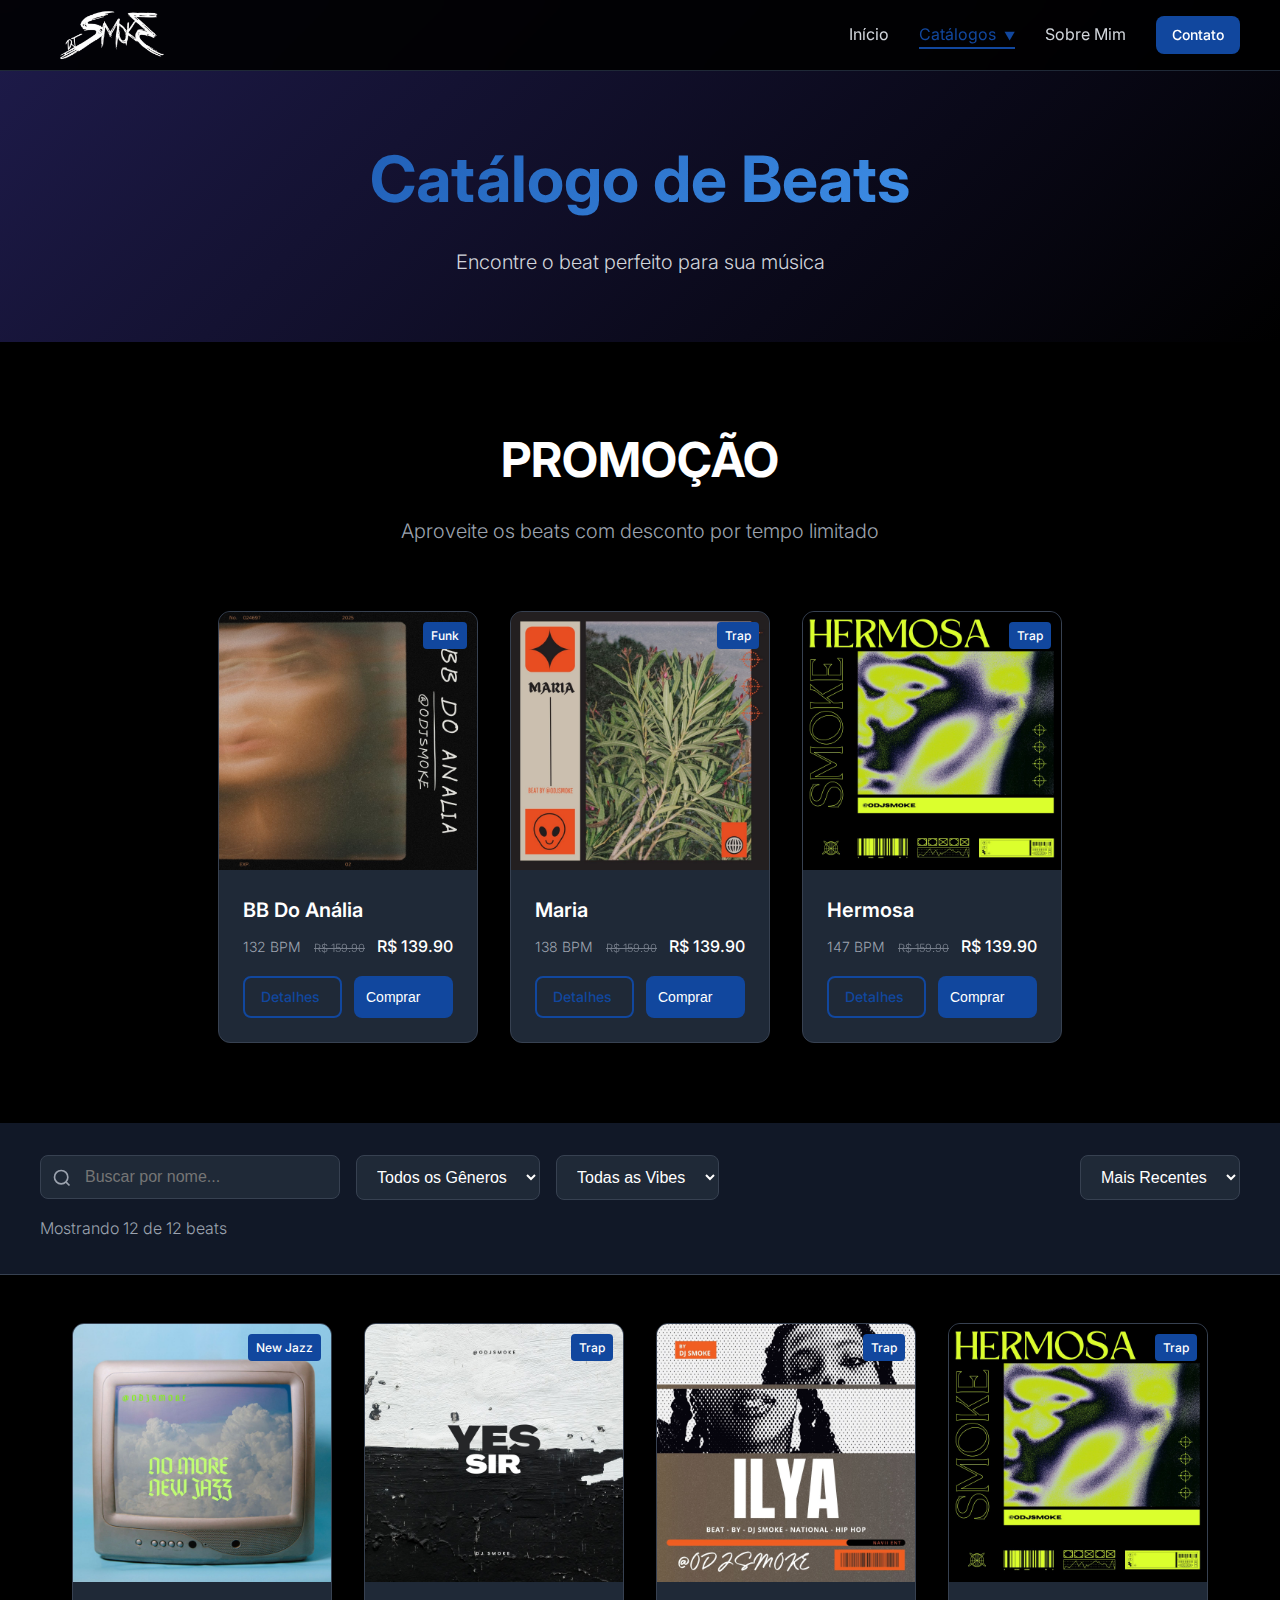
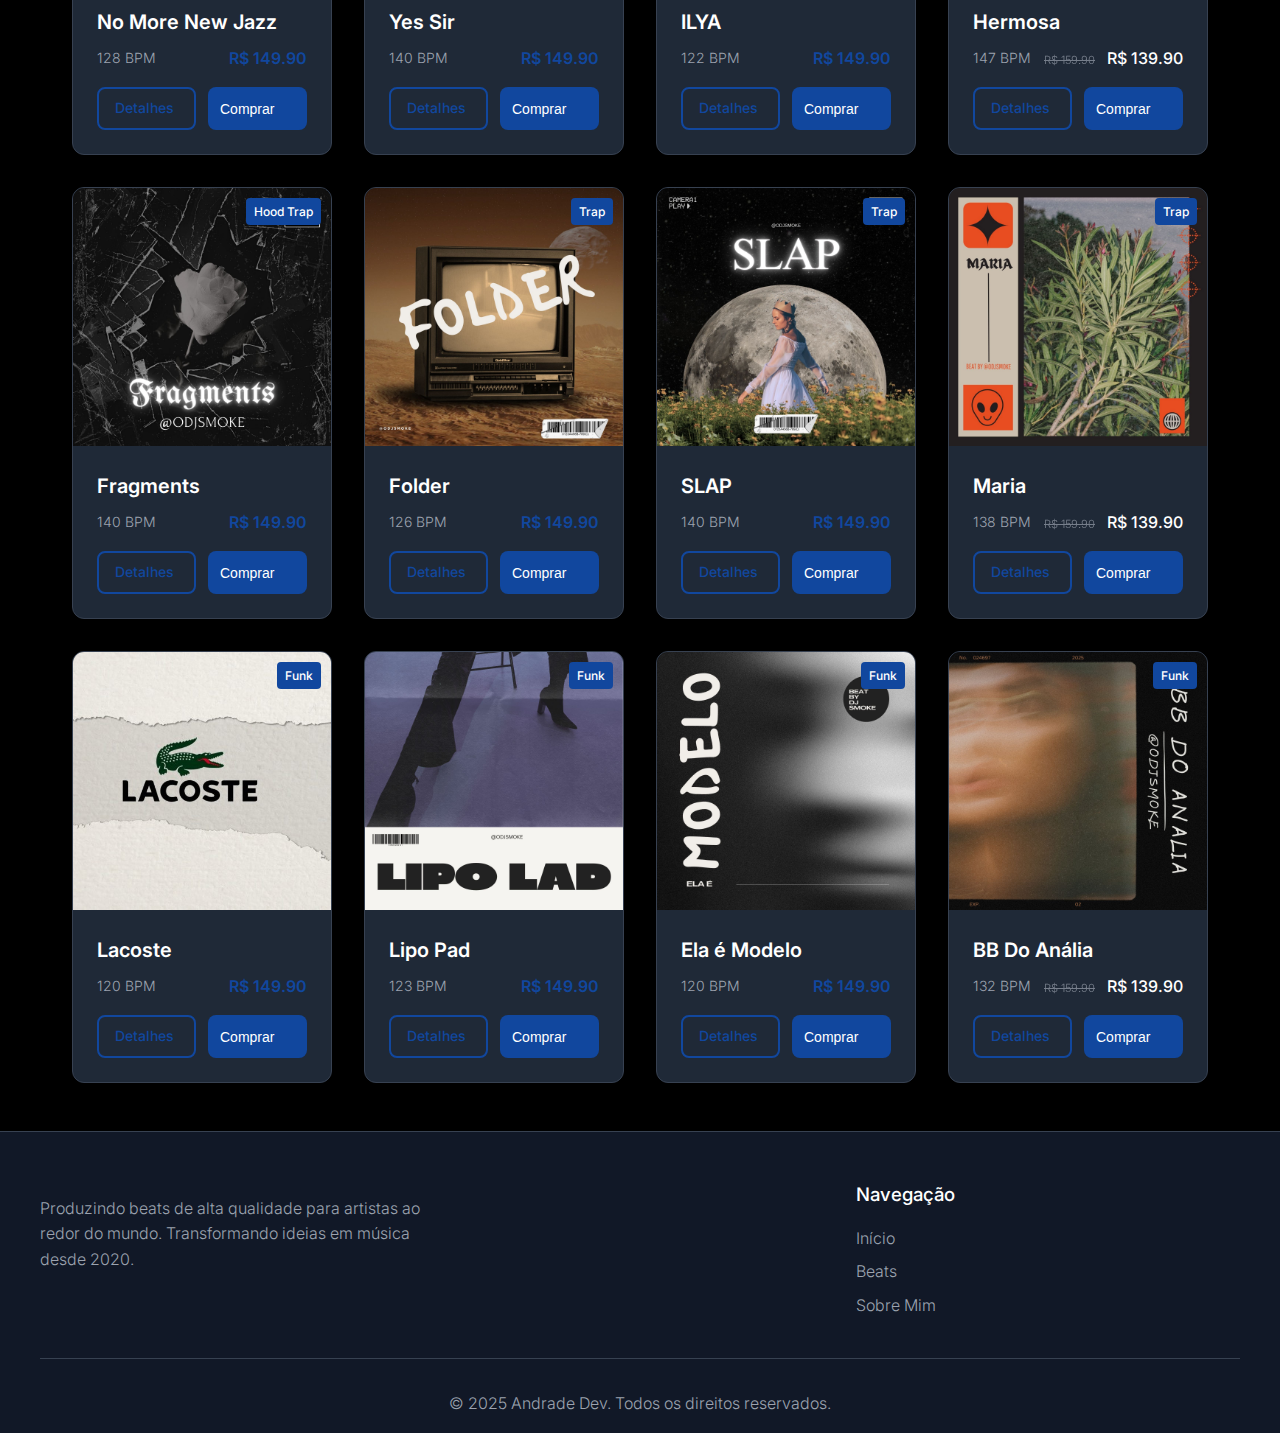
<file: beats.html>
<!DOCTYPE html>
<html lang="pt-BR">
<head>
    <meta charset="UTF-8">
    <meta name="viewport" content="width=device-width, initial-scale=1.0">
    <title>Beats - Dj Smoke</title>
    <link rel="stylesheet" href="css/style.css">
    <link rel="preconnect" href="https://fonts.googleapis.com">
    <link rel="preconnect" href="https://fonts.gstatic.com" crossorigin>
    <link href="https://fonts.googleapis.com/css2?family=Inter:wght@300;400;500;600;700;800;900&display=swap" rel="stylesheet">
</head>
<body>
    <nav class="navbar">
        <div class="nav-container">
            <a href="index.html" class="nav-logo">
                <img src="imgs/logo.png" alt="Logo Smoke" class="logo-image">
            </a>
            <div class="nav-menu" id="nav-menu">
                <a href="index.html" class="nav-link">Início</a>
                <div class="nav-item-dropdown">
                    <a href="#" class="nav-link active">Catálogos <span class="dropdown-arrow">▼</span></a>
                    <div class="dropdown-menu">
    <a href="beats.html" class="dropdown-link">Beats</a>
    <a href="presets.html" class="dropdown-link">Presets</a>
    <a href="drumkits.html" class="dropdown-link">Drum Kits</a>
    <a href="samplepacks.html" class="dropdown-link">Sample Packs</a>
</div>
                </div>
                <a href="sobre.html" class="nav-link">Sobre Mim</a>
                <a href="https://wa.me/5511912679324?text=Ol%C3%A1%20Dj%20Smoke%2C%20vi%20seu%20contato%20e%20gostaria%20de%20mais%20informa%C3%A7%C3%B5es%20sobre%20o%20seu%20trabalho." class="btn btn-primary btn-sm" target="_blank" rel="noopener noreferrer">Contato</a>
            </div>
            <div class="nav-toggle" id="nav-toggle">
                <span class="bar"></span>
                <span class="bar"></span>
                <span class="bar"></span>
            </div>
        </div>
    </nav>
    <section class="page-header">
        <div class="container">
            <h1 class="page-title">Catálogo de Beats</h1>
            <p class="page-subtitle">Encontre o beat perfeito para sua música</p>
        </div>
    </section>
    <section class="featured-beats">
        <div class="container">
            <div class="section-header">
                <h2 class="section-title">PROMOÇÃO</h2>
                <p class="section-subtitle">Aproveite os beats com desconto por tempo limitado</p>
            </div>
            <div class="beats-grid" id="promotion-beats-grid">
            </div>
        </div>
    </section>
    <section class="filters">
        <div class="container">
            <div class="filters-row">
                <div class="filters-left">
                    <div class="search-box">
                        <svg class="search-icon" viewBox="0 0 24 24" fill="none" stroke="currentColor" stroke-width="2">
                            <circle cx="11" cy="11" r="8"></circle>
                            <path d="m21 21-4.35-4.35"></path>
                        </svg>
                        <input type="text" id="search-input" placeholder="Buscar por nome..." class="search-input">
                    </div>
                    <select id="genre-filter" class="filter-select">
                        <option value="all">Todos os Gêneros</option>
                        <option value="Funk">Funk</option>
                        <option value="Trap">Trap</option>
                        <option value="New Jazz">New Jazz</option>
                        <option value="Hood Trap">Hood Trap</option>
                    </select>
                    <select id="vibe-filter" class="filter-select">
                        <option value="all">Todas as Vibes</option>
                        <option value="Veigh">Veigh</option>
                        <option value="Mc Tuto">Mc Tuto</option>
                        <option value="MC Ig">Mc Ig</option>
                        <option value="Teto">Teto</option>
                        <option value="MC Luuky">MC Luuky</option>
                    </select>
                </div>
                <div class="filters-right">
                    <select id="sort-filter" class="filter-select">
                        <option value="newest">Mais Recentes</option>
                        <option value="price-low">Menor Preço</option>
                        <option value="price-high">Maior Preço</option>
                    </select>
                </div>
            </div>
            <div class="results-count">
                <span id="results-count"></span>
            </div>
        </div>
    </section>
    <section class="beats-catalog">
        <div class="container">
            <div class="beats-grid" id="beats-grid">
            </div>
            <div class="no-results" id="no-results" style="display: none;">
                <p>Nenhum beat encontrado com os filtros selecionados.</p>
            </div>
        </div>
    </section>
    <footer class="footer">
        <div class="container">
            <div class="footer-content">
                <div class="footer-brand">
                    <div class="footer-logo">
                        <svg class="logo-icon" viewBox="0 0 24 24" fill="none" stroke="currentColor" stroke-width="2">
                            <path d="M9 18V5l12-2v13"></path>
                            <circle cx="6" cy="18" r="3"></circle>
                            <circle cx="18" cy="16" r="3"></circle>
                        </svg>
                        <span class="logo-text">DJ SMOKE</span>
                    </div>
                    <p class="footer-description">
                        Produzindo beats de alta qualidade para artistas ao redor do mundo. 
                        Transformando ideias em música desde 2020.
                    </p>
                </div>
                <div class="footer-links">
                    <div class="footer-column">
                        <h3 class="footer-title">Navegação</h3>
                        <ul class="footer-list">
                            <li><a href="index.html">Início</a></li>
                            <li><a href="beats.html">Beats</a></li>
                            <li><a href="sobre.html">Sobre Mim</a></li>
                        </ul>
                    </div>
                </div>
            </div>
            <div class="footer-bottom">
                <p>&copy; 2025 Andrade Dev. Todos os direitos reservados.</p>
            </div>
        </div>
    </footer>
    <script src="js/data-beats.js"></script>
    <script src="js/main.js"></script>
    <script src="js/beats.js"></script>
</body>
</html>
</file>
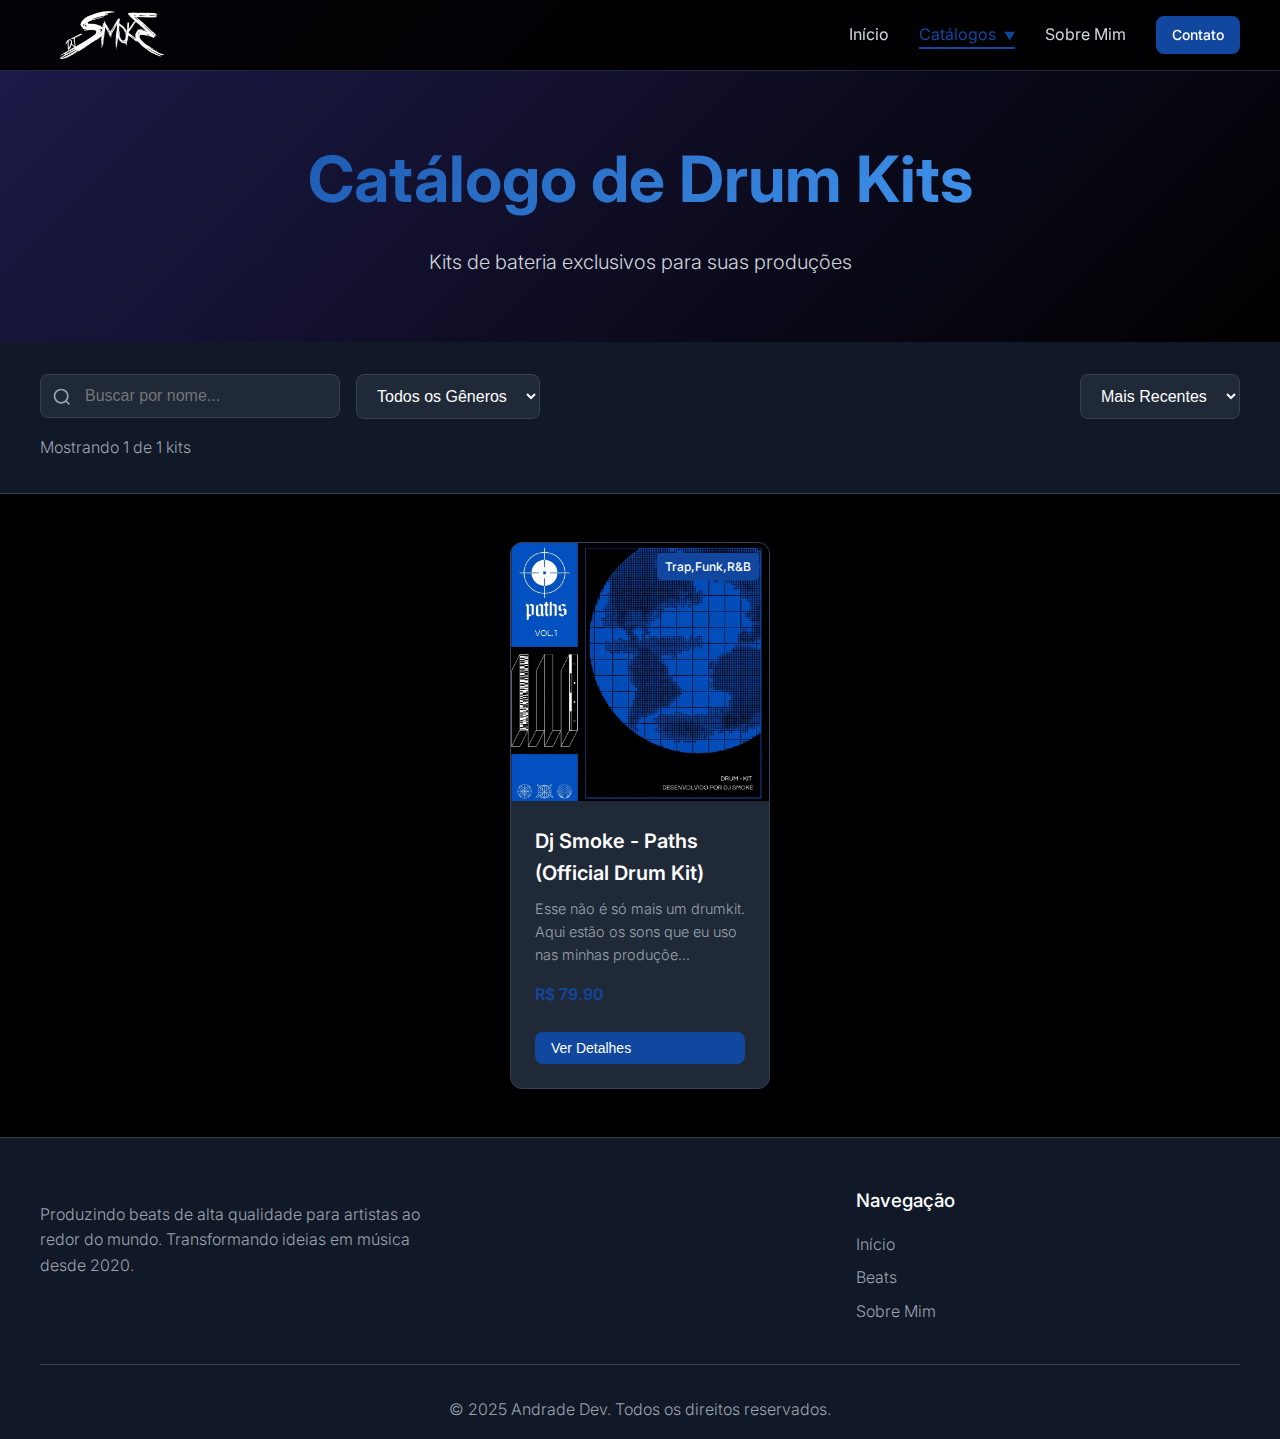
<file: drumkits.html>
<!DOCTYPE html>
<html lang="pt-BR">
<head>
    <meta charset="UTF-8">
    <meta name="viewport" content="width=device-width, initial-scale=1.0">
    <title>Drum Kits - Dj Smoke</title>
    <link rel="stylesheet" href="css/style.css">
    <link rel="preconnect" href="https://fonts.googleapis.com">
    <link rel="preconnect" href="https://fonts.gstatic.com" crossorigin>
    <link href="https://fonts.googleapis.com/css2?family=Inter:wght@300;400;500;600;700;800;900&display=swap" rel="stylesheet">
</head>
<body>
    <nav class="navbar">
        <div class="nav-container">
            <a href="index.html" class="nav-logo">
                <img src="imgs/logo.png" alt="Logo Smoke" class="logo-image">
            </a>
            <div class="nav-menu" id="nav-menu">
                <a href="index.html" class="nav-link">Início</a>
                <div class="nav-item-dropdown">
                    <a href="#" class="nav-link active">Catálogos <span class="dropdown-arrow">▼</span></a>
                    <div class="dropdown-menu">
    <a href="beats.html" class="dropdown-link">Beats</a>
    <a href="presets.html" class="dropdown-link">Presets</a>
    <a href="drumkits.html" class="dropdown-link">Drum Kits</a>
    <a href="samplepacks.html" class="dropdown-link">Sample Packs</a>
</div>
                </div>
                <a href="sobre.html" class="nav-link">Sobre Mim</a>
                <a href="https://wa.me/5511912679324?text=Ol%C3%A1%20Dj%20Smoke%2C%20vi%20seu%20contato%20e%20gostaria%20de%20mais%20informa%C3%A7%C3%B5es%20sobre%20o%20seu%20trabalho." class="btn btn-primary btn-sm" target="_blank" rel="noopener noreferrer">Contato</a>
            </div>
            <div class="nav-toggle" id="nav-toggle">
                <span class="bar"></span>
                <span class="bar"></span>
                <span class="bar"></span>
            </div>
        </div>
    </nav>
    <section class="page-header">
        <div class="container">
            <h1 class="page-title">Catálogo de Drum Kits</h1>
            <p class="page-subtitle">Kits de bateria exclusivos para suas produções</p>
        </div>
    </section>
    <section class="filters">
        <div class="container">
            <div class="filters-row">
                <div class="filters-left">
                    <div class="search-box">
                        <svg class="search-icon" viewBox="0 0 24 24" fill="none" stroke="currentColor" stroke-width="2">
                            <circle cx="11" cy="11" r="8"></circle>
                            <path d="m21 21-4.35-4.35"></path>
                        </svg>
                        <input type="text" id="search-input" placeholder="Buscar por nome..." class="search-input">
                    </div>
                    <select id="genre-filter" class="filter-select">
                        <option value="all">Todos os Gêneros</option>
                        <option value="Trap">Trap</option>
                        <option value="Funk">Funk</option>
                        <option value="Boombap">Boombap</option>
                    </select>
                </div>
                <div class="filters-right">
                    <select id="sort-filter" class="filter-select">
                        <option value="newest">Mais Recentes</option>
                        <option value="price-low">Menor Preço</option>
                        <option value="price-high">Maior Preço</option>
                    </select>
                </div>
            </div>
            <div class="results-count">
                <span id="results-count"></span>
            </div>
        </div>
    </section>
    <section class="beats-catalog">
        <div class="container">
            <div class="beats-grid" id="drumkits-grid">
            </div>
            <div class="no-results" id="no-results" style="display: none;">
                <p>Nenhum drum kit encontrado com os filtros selecionados.</p>
            </div>
        </div>
    </section>
    <footer class="footer">
        <div class="container">
            <div class="footer-content">
                <div class="footer-brand">
                    <div class="footer-logo">
                        <svg class="logo-icon" viewBox="0 0 24 24" fill="none" stroke="currentColor" stroke-width="2">
                            <path d="M9 18V5l12-2v13"></path>
                            <circle cx="6" cy="18" r="3"></circle>
                            <circle cx="18" cy="16" r="3"></circle>
                        </svg>
                        <span class="logo-text">DJ SMOKE</span>
                    </div>
                    <p class="footer-description">
                        Produzindo beats de alta qualidade para artistas ao redor do mundo. 
                        Transformando ideias em música desde 2020.
                    </p>
                </div>
                <div class="footer-links">
                    <div class="footer-column">
                        <h3 class="footer-title">Navegação</h3>
                        <ul class="footer-list">
                            <li><a href="index.html">Início</a></li>
                            <li><a href="beats.html">Beats</a></li>
                            <li><a href="sobre.html">Sobre Mim</a></li>
                        </ul>
                    </div>
                </div>
            </div>
            <div class="footer-bottom">
                <p>© 2025 Andrade Dev. Todos os direitos reservados.</p>
            </div>
        </div>
    </footer>
    <script src="js/data-drumkits.js"></script>
    <script src="js/main.js"></script>
    <script src="js/drumkits.js"></script>
</body>
</html>
</file>
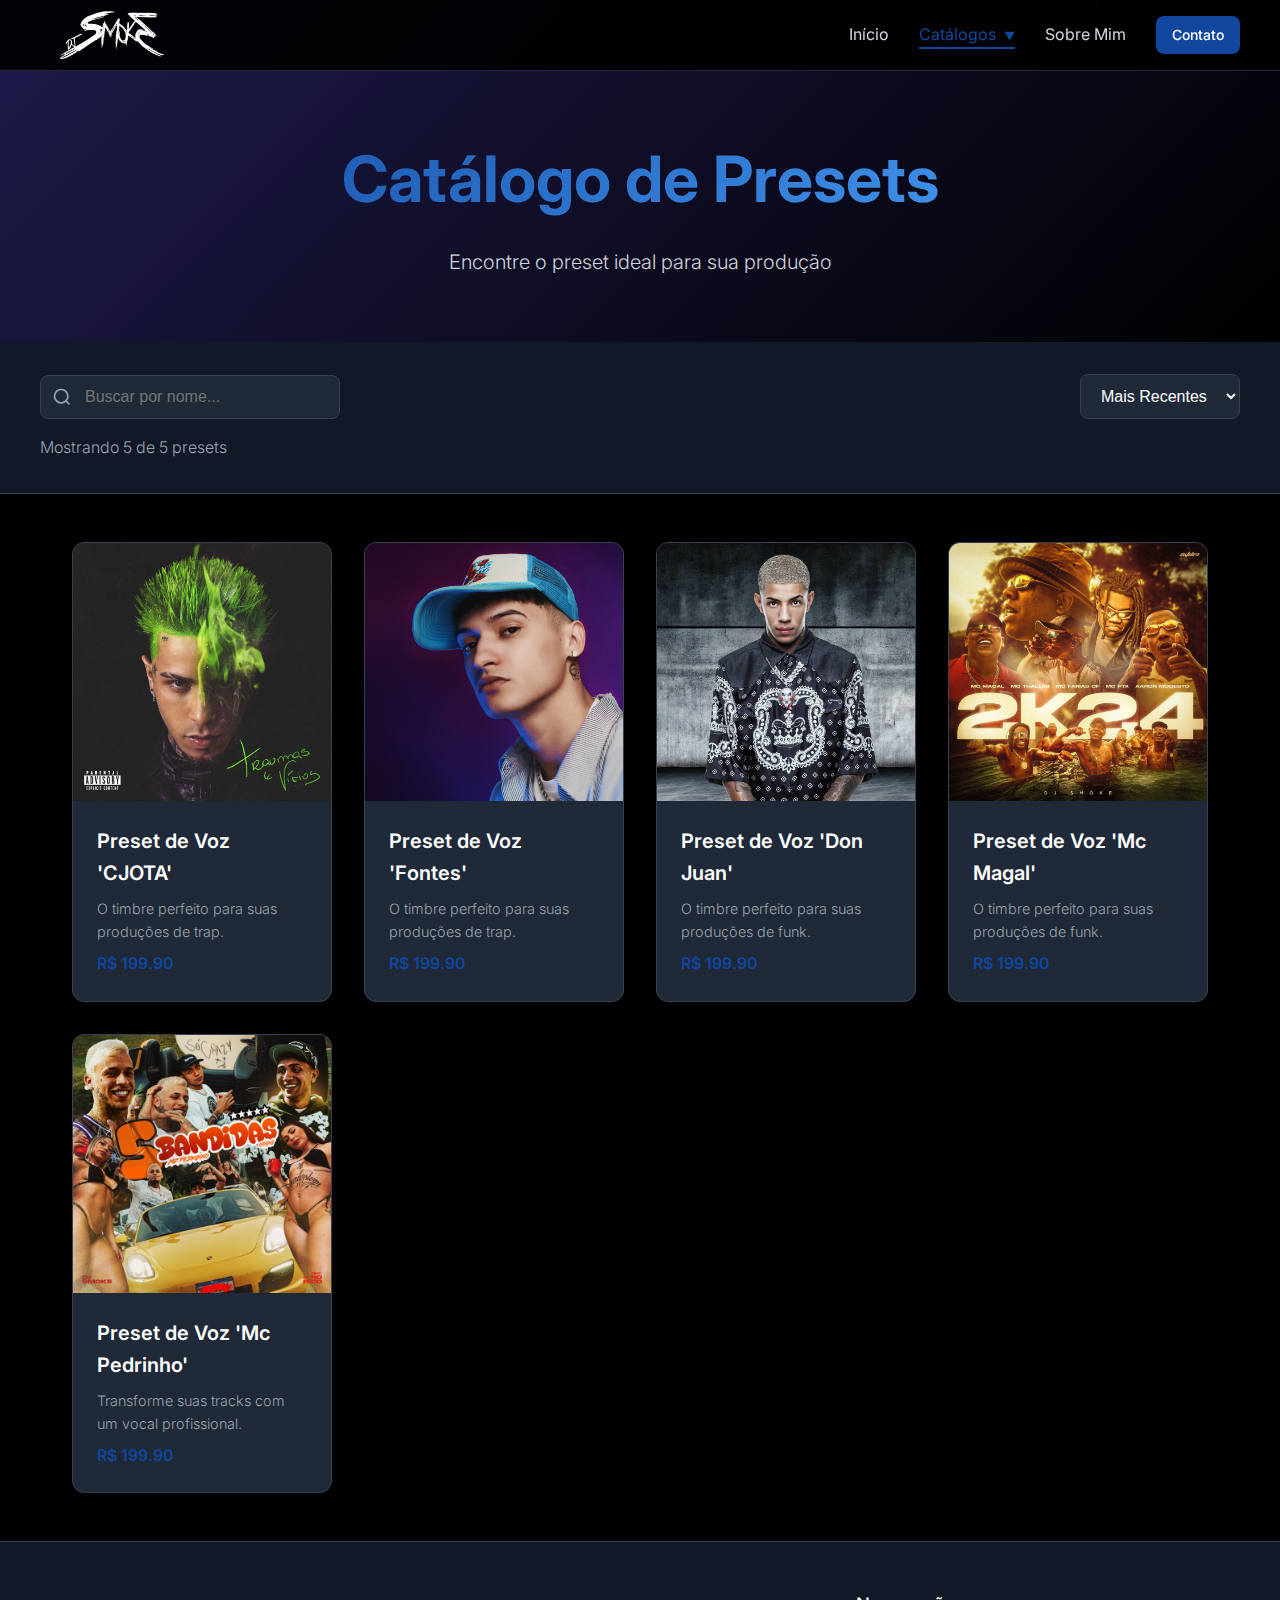
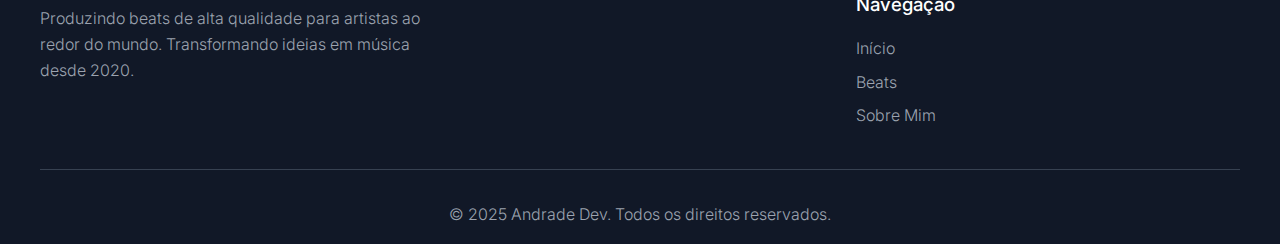
<file: presets.html>
<!DOCTYPE html>
<html lang="pt-BR">
<head>
    <meta charset="UTF-8">
    <meta name="viewport" content="width=device-width, initial-scale=1.0">
    <title>Presets - Dj Smoke</title>
    <link rel="stylesheet" href="css/style.css">
    <link rel="preconnect" href="https://fonts.googleapis.com">
    <link rel="preconnect" href="https://fonts.gstatic.com" crossorigin>
    <link href="https://fonts.googleapis.com/css2?family=Inter:wght@300;400;500;600;700;800;900&display=swap" rel="stylesheet">
</head>
<body>
    <nav class="navbar">
        <div class="nav-container">
            <a href="index.html" class="nav-logo">
                <img src="imgs/logo.png" alt="Logo Smoke" class="logo-image">
            </a>
            <div class="nav-menu" id="nav-menu">
                <a href="index.html" class="nav-link">Início</a>
                <div class="nav-item-dropdown">
                    <a href="#" class="nav-link active">Catálogos <span class="dropdown-arrow">▼</span></a>
                    <div class="dropdown-menu">
                        <a href="beats.html" class="dropdown-link">Beats</a>
                        <a href="presets.html" class="dropdown-link">Presets</a>
                        <a href="drumkits.html" class="dropdown-link">Drum Kits</a>
                        <a href="samplepacks.html" class="dropdown-link">Sample Packs</a>
                    </div>
                </div>
                <a href="sobre.html" class="nav-link">Sobre Mim</a>
                <a href="https://wa.me/5511912679324?text=Ol%C3%A1%20Dj%20Smoke%2C%20vi%20seu%20contato%20e%20gostaria%20de%20mais%20informa%C3%A7%C3%B5es%20sobre%20o%20seu%20trabalho." class="btn btn-primary btn-sm" target="_blank" rel="noopener noreferrer">Contato</a>
            </div>
            <div class="nav-toggle" id="nav-toggle">
                <span class="bar"></span>
                <span class="bar"></span>
                <span class="bar"></span>
            </div>
        </div>
    </nav>
    <section class="page-header">
        <div class="container">
            <h1 class="page-title">Catálogo de Presets</h1>
            <p class="page-subtitle">Encontre o preset ideal para sua produção</p>
        </div>
    </section>
    <section class="filters">
        <div class="container">
            <div class="filters-row">
                <div class="filters-left">
                    <div class="search-box">
                        <svg class="search-icon" viewBox="0 0 24 24" fill="none" stroke="currentColor" stroke-width="2">
                            <circle cx="11" cy="11" r="8"></circle>
                            <path d="m21 21-4.35-4.35"></path>
                        </svg>
                        <input type="text" id="search-input" placeholder="Buscar por nome..." class="search-input">
                    </div>
                </div>
                <div class="filters-right">
                    <select id="sort-filter" class="filter-select">
                        <option value="newest">Mais Recentes</option>
                        <option value="price-low">Menor Preço</option>
                        <option value="price-high">Maior Preço</option>
                    </select>
                </div>
            </div>
            <div class="results-count">
                <span id="results-count"></span>
            </div>
        </div>
    </section>
    <section class="beats-catalog">
        <div class="container">
            <div class="beats-grid" id="presets-grid">
            </div>
            <div class="no-results" id="no-results" style="display: none;">
                <p>Nenhum preset encontrado com os filtros selecionados.</p>
            </div>
        </div>
    </section>
    <footer class="footer">
        <div class="container">
            <div class="footer-content">
                <div class="footer-brand">
                    <div class="footer-logo">
                        <svg class="logo-icon" viewBox="0 0 24 24" fill="none" stroke="currentColor" stroke-width="2">
                            <path d="M9 18V5l12-2v13"></path>
                            <circle cx="6" cy="18" r="3"></circle>
                            <circle cx="18" cy="16" r="3"></circle>
                        </svg>
                        <span class="logo-text">DJ SMOKE</span>
                    </div>
                    <p class="footer-description">
                        Produzindo beats de alta qualidade para artistas ao redor do mundo. 
                        Transformando ideias em música desde 2020.
                    </p>
                </div>
                <div class="footer-links">
                    <div class="footer-column">
                        <h3 class="footer-title">Navegação</h3>
                        <ul class="footer-list">
                            <li><a href="index.html">Início</a></li>
                            <li><a href="beats.html">Beats</a></li>
                            <li><a href="sobre.html">Sobre Mim</a></li>
                        </ul>
                    </div>
                </div>
            </div>
            <div class="footer-bottom">
                <p>© 2025 Andrade Dev. Todos os direitos reservados.</p>
            </div>
        </div>
    </footer>
    <script src="js/data-presets.js"></script>
    <script src="js/main.js"></script>
    <script src="js/presets.js"></script>
</body>
</html>
</file>
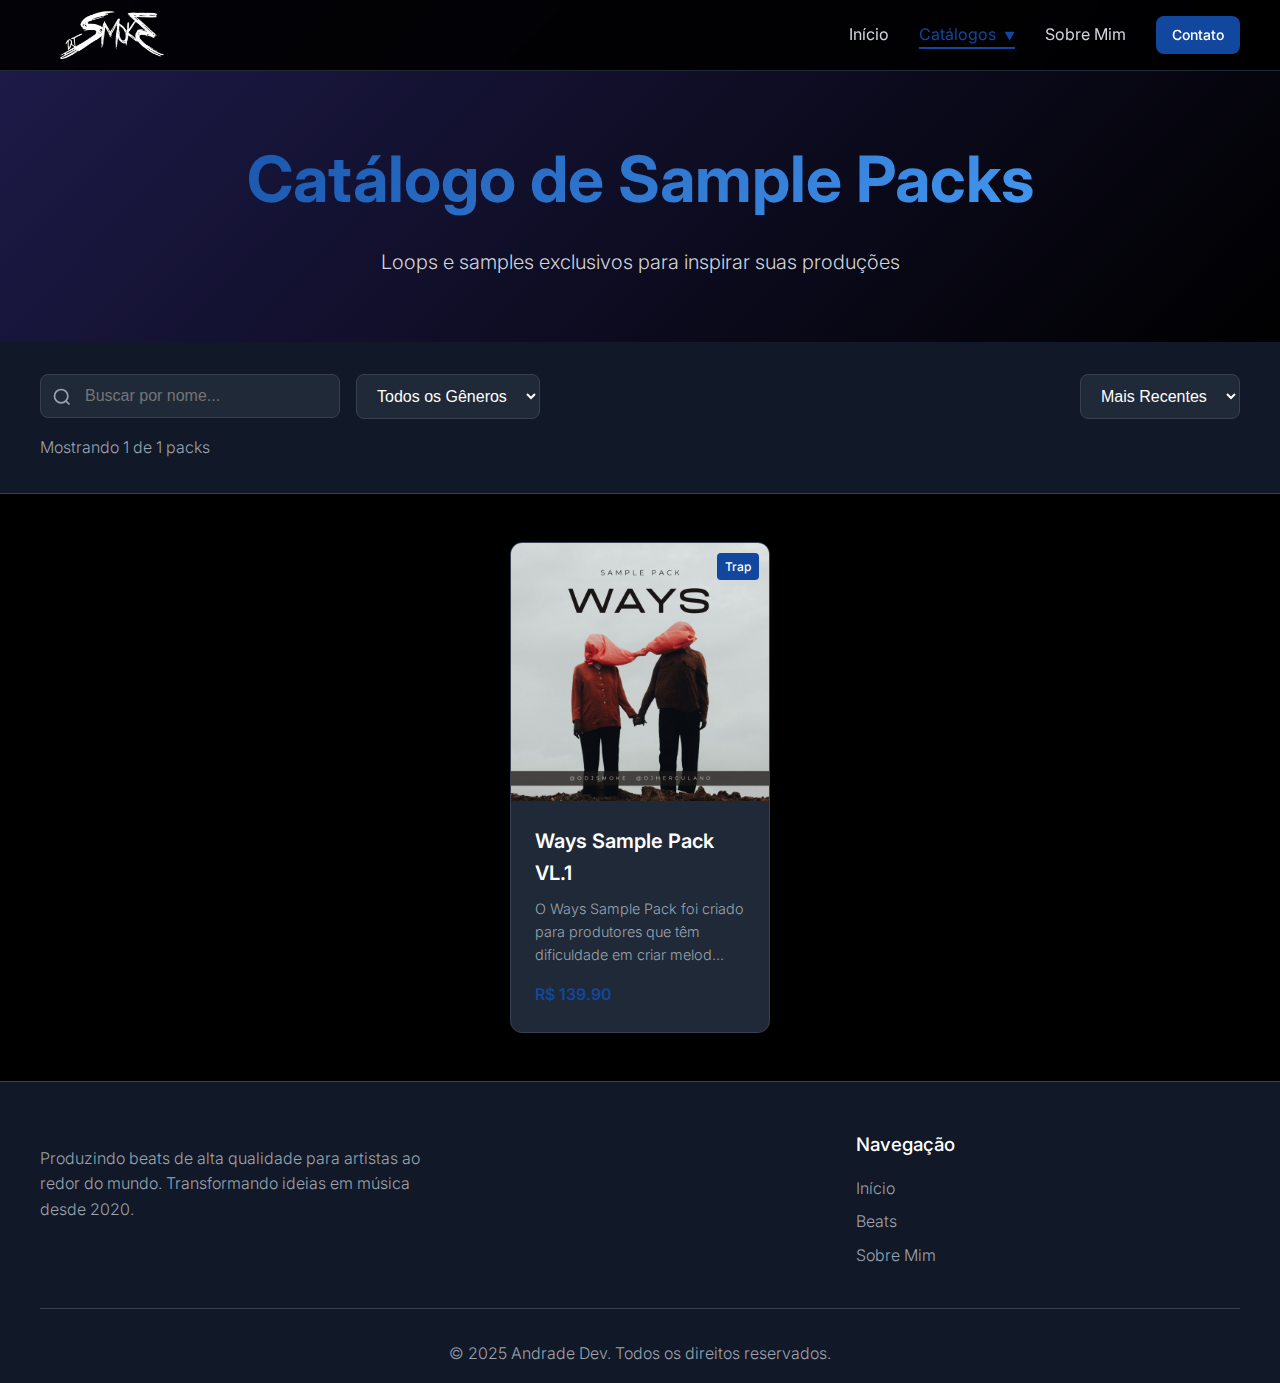
<file: samplepacks.html>
<!DOCTYPE html>
<html lang="pt-BR">
<head>
    <meta charset="UTF-8">
    <meta name="viewport" content="width=device-width, initial-scale=1.0">
    <title>Sample Packs - Dj Smoke</title>
    <link rel="stylesheet" href="css/style.css">
    <link rel="preconnect" href="https://fonts.googleapis.com">
    <link rel="preconnect" href="https://fonts.gstatic.com" crossorigin>
    <link href="https://fonts.googleapis.com/css2?family=Inter:wght@300;400;500;600;700;800;900&display=swap" rel="stylesheet">
</head>
<body>
    <nav class="navbar">
        <div class="nav-container">
            <a href="index.html" class="nav-logo">
                <img src="imgs/logo.png" alt="Logo Smoke" class="logo-image">
            </a>
            <div class="nav-menu" id="nav-menu">
                <a href="index.html" class="nav-link">Início</a>
                <div class="nav-item-dropdown">
                    <a href="#" class="nav-link active">Catálogos <span class="dropdown-arrow">▼</span></a>
                    <div class="dropdown-menu">
                        <a href="beats.html" class="dropdown-link">Beats</a>
                        <a href="presets.html" class="dropdown-link">Presets</a>
                        <a href="drumkits.html" class="dropdown-link">Drum Kits</a>
                        <a href="samplepacks.html" class="dropdown-link">Sample Packs</a>
                    </div>
                </div>
                <a href="sobre.html" class="nav-link">Sobre Mim</a>
                <a href="https://wa.me/5511912679324?text=Ol%C3%A1%20Dj%20Smoke%2C%20vi%20seu%20contato%20e%20gostaria%20de%20mais%20informa%C3%A7%C3%B5es%20sobre%20o%20seu%20trabalho." class="btn btn-primary btn-sm" target="_blank" rel="noopener noreferrer">Contato</a>
            </div>
            <div class="nav-toggle" id="nav-toggle">
                <span class="bar"></span>
                <span class="bar"></span>
                <span class="bar"></span>
            </div>
        </div>
    </nav>
    <section class="page-header">
        <div class="container">
            <h1 class="page-title">Catálogo de Sample Packs</h1>
            <p class="page-subtitle">Loops e samples exclusivos para inspirar suas produções</p>
        </div>
    </section>
    <section class="filters">
        <div class="container">
            <div class="filters-row">
                <div class="filters-left">
                    <div class="search-box">
                        <svg class="search-icon" viewBox="0 0 24 24" fill="none" stroke="currentColor" stroke-width="2">
                            <circle cx="11" cy="11" r="8"></circle>
                            <path d="m21 21-4.35-4.35"></path>
                        </svg>
                        <input type="text" id="search-input" placeholder="Buscar por nome..." class="search-input">
                    </div>
                    <select id="genre-filter" class="filter-select">
                        <option value="all">Todos os Gêneros</option>
                        <option value="Trap">Trap</option>
                        <option value="R&B">R&B</option>
                        <option value="Ambient">Ambient</option>
                    </select>
                </div>
                <div class="filters-right">
                    <select id="sort-filter" class="filter-select">
                        <option value="newest">Mais Recentes</option>
                        <option value="price-low">Menor Preço</option>
                        <option value="price-high">Maior Preço</option>
                    </select>
                </div>
            </div>
            <div class="results-count">
                <span id="results-count"></span>
            </div>
        </div>
    </section>
    <section class="beats-catalog">
        <div class="container">
            <div class="beats-grid" id="samplepacks-grid">
                </div>
            <div class="no-results" id="no-results" style="display: none;">
                <p>Nenhum sample pack encontrado com os filtros selecionados.</p>
            </div>
        </div>
    </section>
    <footer class="footer">
        <div class="container">
            <div class="footer-content">
                <div class="footer-brand">
                    <div class="footer-logo">
                        <svg class="logo-icon" viewBox="0 0 24 24" fill="none" stroke="currentColor" stroke-width="2">
                            <path d="M9 18V5l12-2v13"></path>
                            <circle cx="6" cy="18" r="3"></circle>
                            <circle cx="18" cy="16" r="3"></circle>
                        </svg>
                        <span class="logo-text">DJ SMOKE</span>
                    </div>
                    <p class="footer-description">
                        Produzindo beats de alta qualidade para artistas ao redor do mundo. 
                        Transformando ideias em música desde 2020.
                    </p>
                </div>
                <div class="footer-links">
                    <div class="footer-column">
                        <h3 class="footer-title">Navegação</h3>
                        <ul class="footer-list">
                            <li><a href="index.html">Início</a></li>
                            <li><a href="beats.html">Beats</a></li>
                            <li><a href="sobre.html">Sobre Mim</a></li>
                        </ul>
                    </div>
                </div>
            </div>
            <div class="footer-bottom">
                <p>© 2025 Andrade Dev. Todos os direitos reservados.</p>
            </div>
        </div>
    </footer>
    <script src="js/data-samplepacks.js"></script>
    <script src="js/main.js"></script>
    <script src="js/samplepacks.js"></script>
</body>
</html>
</file>
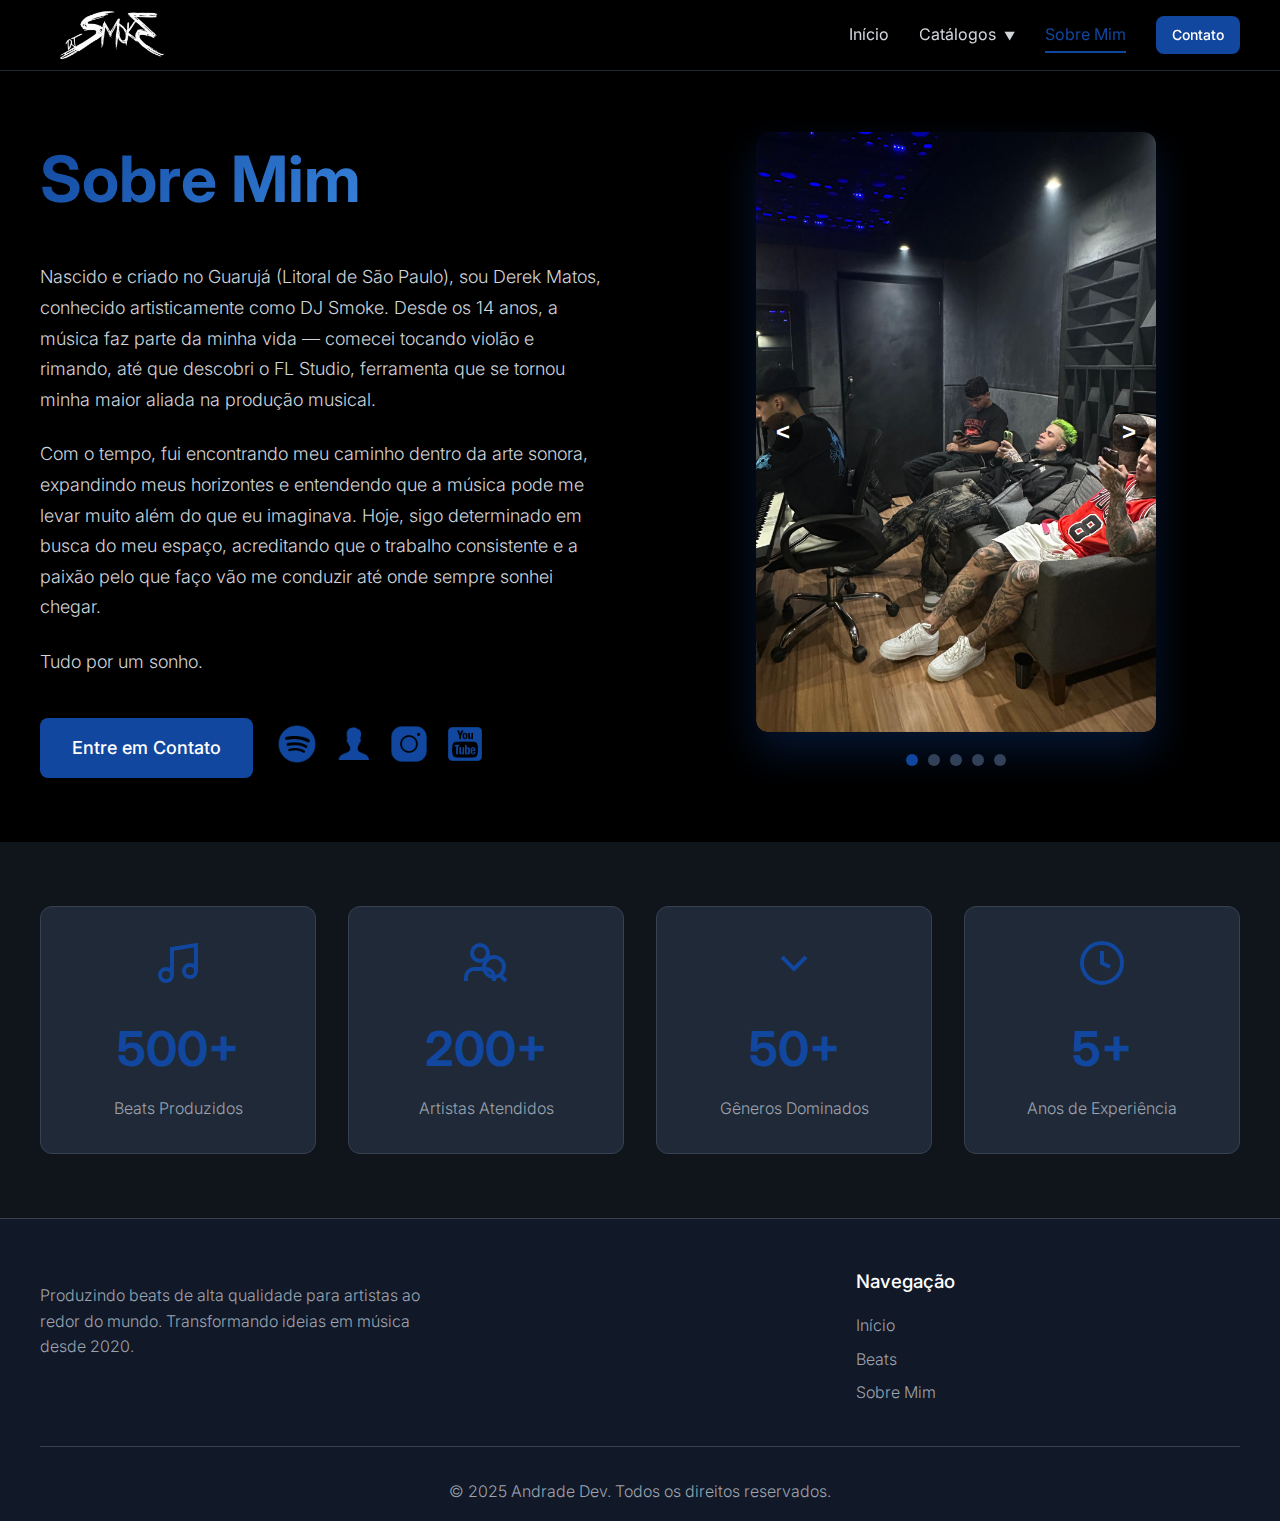
<file: sobre.html>
<!DOCTYPE html>
<html lang="pt-BR">
<head>
    <meta charset="UTF-8">
    <meta name="viewport" content="width=device-width, initial-scale=1.0">
    <title>Sobre Mim - Dj Smoke</title>
    <link rel="stylesheet" href="css/style.css">
    <link rel="preconnect" href="https://fonts.googleapis.com">
    <link rel="preconnect" href="https://fonts.gstatic.com" crossorigin>
    <link href="https://fonts.googleapis.com/css2?family=Inter:wght@300;400;500;600;700;800;900&display=swap" rel="stylesheet">
</head>
<body>
    <nav class="navbar">
        <div class="nav-container">
            <div class="nav-logo">
                <svg class="logo-icon" viewBox="0 0 24 24" fill="none" stroke="currentColor" stroke-width="2">
                    <path d="M9 18V5l12-2v13"></path>
                    <circle cx="6" cy="18" r="3"></circle>
                    <circle cx="18" cy="16" r="3"></circle>
                </svg>
                <img src="imgs/logo.png" alt="Logo Smoke" class="logo-image">
            </div>
            <div class="nav-menu" id="nav-menu">
                <a href="index.html" class="nav-link">Início</a>
                <div class="nav-item-dropdown">
                    <a href="#" class="nav-link">Catálogos <span class="dropdown-arrow">▼</span></a>
                    <div class="dropdown-menu">
    <a href="beats.html" class="dropdown-link">Beats</a>
    <a href="presets.html" class="dropdown-link">Presets</a>
    <a href="drumkits.html" class="dropdown-link">Drum Kits</a>
    <a href="samplepacks.html" class="dropdown-link">Sample Packs</a>
</div>
                </div>
                <a href="sobre.html" class="nav-link active">Sobre Mim</a>
                <a href="https://wa.me/5511912679324?text=Ol%C3%A1%20Dj%20Smoke%2C%20vi%20seu%20contato%20e%20gostaria%20de%20mais%20informa%C3%A7%C3%B5es%20sobre%20o%20seu%20trabalho." class="btn btn-primary btn-sm" target="_blank" rel="noopener noreferrer">Contato</a>
            </div>
            <div class="nav-toggle" id="nav-toggle">
                <span class="bar"></span>
                <span class="bar"></span>
                <span class="bar"></span>
            </div>
        </div>
    </nav>
    <section class="about-hero">
        <div class="container">
            <div class="about-hero-content">
                <div class="about-text">
                    <h1 class="about-title">Sobre Mim</h1>
                    <p class="about-description">
                        Nascido e criado no Guarujá (Litoral de São Paulo), sou Derek Matos, conhecido artisticamente como DJ Smoke. Desde os 14 anos, a música faz parte da minha vida — comecei tocando violão e rimando, até que descobri o FL Studio, ferramenta que se tornou minha maior aliada na produção musical.
                    </p>
                    <p class="about-description">
                        Com o tempo, fui encontrando meu caminho dentro da arte sonora, expandindo meus horizontes e entendendo que a música pode me levar muito além do que eu imaginava. Hoje, sigo determinado em busca do meu espaço, acreditando que o trabalho consistente e a paixão pelo que faço vão me conduzir até onde sempre sonhei chegar.
                    </p>
                    <p class="about-description">
                        Tudo por um sonho.
                    </p>
                    <div class="about-actions">
                        <a href="https://wa.me/5511912679324?text=Ol%C3%A1%20Dj%20Smoke%2C%20vi%20seu%20contato%20e%20gostaria%20de%20mais%20informa%C3%A7%C3%B5es%20sobre%20o%20seu%20trabalho." class="btn btn-primary btn-lg" target="_blank" rel="noopener noreferrer">Entre em Contato</a>
                        <div class="about-social-links">
                            <a href="https://open.spotify.com/intl-pt/artist/2dzU3PYVwrkBAxeVAbetih?si=Kya1GYl2TymF66yLOBKM0Q&fbclid=PAZXh0bgNhZW0CMTEAAacj2J1hc3fg4n_PMpVNKpiGHOpNDLYv4JF-e0vcgsWMwZppSExW1fx4xLL1Uw_aem_gj4Xcq_tVgavcs1fy6g53Q&nd=1&dlsi=8e16f904a3fa44dd" class="social-link-img" aria-label="Link para o Spotify" target="_blank" rel="noopener noreferrer">
                                <img src="imgs/spotify.png" alt="Logotipo do Spotify">
                            </a>
                            <a href="contato.vcf" class="social-link-img" aria-label="Link para Contato" download>
                                <img src="imgs/contato.png" alt="Ícone de Contato">
                            </a>
                            <a href="https://www.instagram.com/odjsmoke" class="social-link-img" aria-label="Link para o Instagram" target="_blank" rel="noopener noreferrer">
                                <img src="imgs/insta.png" alt="Logotipo do Instagram">
                            </a>
                            <a href="https://www.youtube.com/@odjsmoke" class="social-link-img" aria-label="Link para o Youtube" target="_blank" rel="noopener noreferrer">
                                <img src="imgs/youtube.png" alt="Logotipo do Youtube">
                            </a>
                        </div>
                    </div>
                </div>
                <div class="about-image">
                    <div class="carousel-container">
                        <img src="imgs/produtor2.jpeg" alt="Produtor no estúdio" class="producer-image" id="carousel-image">
                        <button class="carousel-btn prev" id="prev-btn"><</button>
                        <button class="carousel-btn next" id="next-btn">></button>
                    </div>
                    <div class="carousel-dots" id="carousel-dots"></div>
                </div>
            </div>
        </div>
    </section>
    <section class="about-stats">
        <div class="container">
            <div class="stats-cards">
                <div class="stat-card">
                    <svg class="stat-icon" viewBox="0 0 24 24" fill="none" stroke="currentColor" stroke-width="2">
                        <path d="M9 18V5l12-2v13"></path>
                        <circle cx="6" cy="18" r="3"></circle>
                        <circle cx="18" cy="16" r="3"></circle>
                    </svg>
                    <div class="stat-number">500+</div>
                    <div class="stat-label">Beats Produzidos</div>
                </div>
                <div class="stat-card">
                    <svg class="stat-icon" viewBox="0 0 24 24" fill="none" stroke="currentColor" stroke-width="2">
                        <path d="M16 21v-2a4 4 0 0 0-4-4H6a4 4 0 0 0-4 4v2"></path>
                        <circle cx="9" cy="7" r="4"></circle>
                        <path d="m22 21-3-3m0 0a5 5 0 1 0-7-7 5 5 0 0 0 7 7z"></path>
                    </svg>
                    <div class="stat-number">200+</div>
                    <div class="stat-label">Artistas Atendidos</div>
                </div>
                <div class="stat-card">
                    <svg class="stat-icon" viewBox="0 0 24 24" fill="none" stroke="currentColor" stroke-width="2">
                        <path d="m6 9 6 6 6-6"></path>
                    </svg>
                    <div class="stat-number">50+</div>
                    <div class="stat-label">Gêneros Dominados</div>
                </div>
                <div class="stat-card">
                    <svg class="stat-icon" viewBox="0 0 24 24" fill="none" stroke="currentColor" stroke-width="2">
                        <circle cx="12" cy="12" r="10"></circle>
                        <polyline points="12,6 12,12 16,14"></polyline>
                    </svg>
                    <div class="stat-number">5+</div>
                    <div class="stat-label">Anos de Experiência</div>
                </div>
            </div>
        </div>
    </section>
    <footer class="footer">
        <div class="container">
            <div class="footer-content">
                <div class="footer-brand">
                    <div class="footer-logo">
                        <svg class="logo-icon" viewBox="0 0 24 24" fill="none" stroke="currentColor" stroke-width="2">
                            <path d="M9 18V5l12-2v13"></path>
                            <circle cx="6" cy="18" r="3"></circle>
                            <circle cx="18" cy="16" r="3"></circle>
                        </svg>
                        <span class="logo-text">DJ SMOKE</span>
                    </div>
                    <p class="footer-description">
                        Produzindo beats de alta qualidade para artistas ao redor do mundo. 
                        Transformando ideias em música desde 2020.
                    </p>
                </div>
                <div class="footer-links">
                    <div class="footer-column">
                        <h3 class="footer-title">Navegação</h3>
                        <ul class="footer-list">
                            <li><a href="index.html">Início</a></li>
                            <li><a href="beats.html">Beats</a></li>
                            <li><a href="sobre.html">Sobre Mim</a></li>
                        </ul>
                    </div>
                </div>
            </div>
            <div class="footer-bottom">
                <p>© 2025 Andrade Dev. Todos os direitos reservados.</p>
            </div>
        </div>
    </footer>
    <script src="js/main.js"></script>
</body>
</html>
</file>
<file: css/style.css>
* {
  margin: 0;
  padding: 0;
  box-sizing: border-box;
}

body {
  font-family: "Inter", sans-serif;
  background-color: #000000;
  color: #ffffff;
  line-height: 1.6;
  overflow-x: hidden;
  font-weight: 300; /* FONTE MAIS FINA */
}

.container {
  width: 100%;
  max-width: 1400px;
  margin: 0 auto;
  padding: 0 40px; 
}

.navbar {
  position: fixed;
  top: 0;
  width: 100%;
  background: rgba(0, 0, 0, 0.9);
  backdrop-filter: blur(10px);
  border-bottom: 1px solid #1f2937;
  z-index: 1000;
  transition: all 0.3s ease;
}

.nav-container {
  width: 100%;
  max-width: 1350px; /* MAX-WIDTH ADICIONADO */
  margin: 0 auto;
  padding: 0 40px;
  display: flex;
  justify-content: space-between;
  align-items: center;
  height: 70px;
}

.nav-logo {
  display: flex;
  align-items: center;
}

.logo-image {
  max-height: 55px; /* TAMANHO DA LOGO DIMINUÍDO */
}

.nav-menu {
  display: flex;
  align-items: center;
  gap: 30px;
}

.nav-link {
  color: #d1d5db;
  text-decoration: none;
  font-weight: 400; /* PESO AJUSTADO */
  transition: color 0.3s ease;
  position: relative;
}

.nav-link:hover,
.nav-link.active {
  color: #11479e;
}

.nav-link.active::after {
  content: "";
  position: absolute;
  bottom: -5px;
  left: 0;
  width: 100%;
  height: 2px;
  background: #11479e;
}

.nav-toggle {
  display: none;
  flex-direction: column;
  cursor: pointer;
}

.bar {
  width: 25px;
  height: 3px;
  background: #ffffff;
  margin: 3px 0;
  transition: 0.3s;
}

.btn {
  display: inline-flex;
  align-items: center;
  gap: 8px;
  padding: 12px 24px;
  border: none;
  border-radius: 8px;
  font-weight: 500; /* PESO AJUSTADO */
  text-decoration: none;
  cursor: pointer;
  transition: all 0.3s ease;
  font-size: 1rem;
}

.btn-sm {
  padding: 8px 16px;
  font-size: 0.875rem;
}

.btn-lg {
  padding: 16px 32px;
  font-size: 1.125rem;
}

.btn-primary {
  background: #11479e;
  color: #ffffff;
}

.btn-primary:hover {
  background: #11479e;
  transform: translateY(-2px);
}

.btn-outline {
  background: transparent;
  color: #11479e;
  border: 2px solid #11479e;
}

.btn-outline:hover {
  background: #11479e;
  color: #000000;
}

.btn-icon {
  width: 20px;
  height: 20px;
}

.hero {
  height: 560px;
  display: flex;
  align-items: center;
  justify-content: center;
  position: relative;
  overflow: hidden;
  padding-top: 70px;
}

/* /css/style.css */

/* Regra antiga modificada (filtro removido) */
#hero-video {
  position: absolute;
  top: 50%;
  left: 50%;
  transform: translate(-50%, -50%);
  min-width: 100%;
  min-height: 100%;
  width: auto;
  height: auto;
  z-index: -1;
  object-fit: cover;
  /* A linha "filter: brightness(0.5);" foi removida daqui */
}

/* Nova regra adicionada para o overlay */
.hero::after {
  content: '';
  position: absolute;
  top: 0;
  left: 0;
  width: 100%;
  height: 100%;
  background-color: rgba(0, 0, 0, 0.5); /* Camada preta com 50% de opacidade */
  z-index: 0; /* Garante que o overlay fique entre o vídeo e o conteúdo */
}

/* Ajuste no z-index do conteúdo para garantir que ele fique na frente do overlay */
.hero-content {
  text-align: center;
  z-index: 1; /* Alterado de 2 para 1, mas ainda acima do overlay */
  width: 100%;
  max-width: 800px;
  padding: 0 20px;
  position: relative;
} 

.hero-title {
  display: none;
}

.hero-logo {
  width: 100%;
  max-width: 600px;
  height: auto;
  margin-bottom: 1rem;
}

.hero-subtitle {
  font-size: clamp(1.125rem, 3vw, 1.5rem);
  color: #d1d5db;
  margin-bottom: 1.5rem;
}

.hero-buttons {
  display: flex;
  gap: 1rem;
  justify-content: center;
  flex-wrap: wrap;
}

.section-header {
  text-align: center;
  margin-bottom: 4rem;
}

.section-title {
  font-size: clamp(2rem, 5vw, 3rem);
  font-weight: 700; /* PESO AJUSTADO */
  margin-bottom: 1rem;
  color: #ffffff;
}

.section-subtitle {
  font-size: 1.25rem;
  color: #9ca3af;
}

.section-footer {
  text-align: center;
  margin-top: 3rem;
}

.featured-beats {
  padding: 5rem 0;
}

.beats-grid {
  display: grid;
  grid-template-columns: repeat(auto-fit, 260px);
  justify-content: center;
  gap: 2rem;
}

.beat-card {
  background: #1f2937;
  border: 1px solid #374151;
  border-radius: 12px;
  overflow: hidden;
  transition: all 0.3s ease;
  cursor: pointer;
}

.beat-card:hover {
  border-color: #11479e;
  transform: translateY(-5px);
}

.beat-image {
  position: relative;
  width: 100%;
  aspect-ratio: 1 / 1; 
  overflow: hidden;
}

.beat-image img {
  width: 100%;
  height: 100%; 
  object-fit: cover; 
  transition: transform 0.3s ease;
}

.beat-card:hover .beat-image img {
  transform: scale(1.1);
}

.beat-overlay {
  position: absolute;
  inset: 0;
  background: rgba(0, 0, 0, 0.5);
  display: flex;
  align-items: center;
  justify-content: center;
  opacity: 0;
  transition: opacity 0.3s ease;
}

.beat-card:hover .beat-overlay {
  opacity: 1;
}

.beat-genre {
  position: absolute;
  top: 10px;
  right: 10px;
  background: #11479e;
  color: #ffffff;
  padding: 4px 8px;
  border-radius: 4px;
  font-size: 0.75rem;
  font-weight: 500;
}

.beat-info {
  padding: 1.5rem;
}

.beat-title {
  font-size: 1.25rem;
  font-weight: 600; /* PESO AJUSTADO */
  margin-bottom: 0.5rem;
  color: #ffffff;
}

.beat-details {
  display: flex;
  justify-content: space-between;
  align-items: center;
  margin-bottom: 1rem;
}

.beat-bpm {
  color: #9ca3af;
  font-size: 0.875rem;
}

.beat-price {
  color: #11479e;
  font-size: 1rem;
  font-weight: 600; /* PESO AJUSTADO */
  white-space: nowrap;
}

.beat-card-link {
    text-decoration: none;
    color: inherit;
    display: block;
    transition: transform 0.3s ease, box-shadow 0.3s ease;
}

.beat-card-link:hover {
    transform: translateY(-5px);
    box-shadow: 0 10px 20px rgba(17, 71, 158, 0.2);
}

.beat-card:hover {
    transform: none;
}

.beat-info .card-buttons {
    margin-top: 1rem;
    display: grid;
    grid-template-columns: 1fr 1fr;
    gap: 0.75rem;
}

.beat-info .buy-btn {
    width: 100%;
    padding: 8px 12px;
    font-size: 0.875rem;
}

.page-header {
  padding: 8rem 0 4rem;
  text-align: center;
  background: linear-gradient(135deg, #1e1b4b 0%, #000000 100%);
}

.page-title {
  font-size: clamp(2.5rem, 6vw, 4rem);
  font-weight: 700; /* PESO AJUSTADO */
  margin-bottom: 1rem;
  background: linear-gradient(135deg, #11479e, #4da6ff);
  -webkit-background-clip: text;
  -webkit-text-fill-color: transparent;
  background-clip: text;
}

.page-subtitle {
  font-size: 1.25rem;
  color: #d1d5db;
}

.filters {
  padding: 2rem 0;
  background: #111827;
  border-bottom: 1px solid #374151;
}

.filters-row {
  display: flex;
  justify-content: space-between;
  align-items: center;
  gap: 1rem;
  flex-wrap: wrap;
}

.filters-left {
  display: flex;
  gap: 1rem;
  flex: 1;
}

.search-box {
  position: relative;
  flex: 1;
  max-width: 300px;
}

.search-icon {
  position: absolute;
  left: 12px;
  top: 50%;
  transform: translateY(-50%);
  width: 20px;
  height: 20px;
  color: #9ca3af;
}

.search-input {
  width: 100%;
  padding: 12px 12px 12px 44px;
  background: #1f2937;
  border: 1px solid #374151;
  border-radius: 8px;
  color: #ffffff;
  font-size: 1rem;
}

.search-input:focus {
  outline: none;
  border-color: #11479e;
}

.filter-select {
  padding: 12px 16px;
  background: #1f2937;
  border: 1px solid #374151;
  border-radius: 8px;
  color: #ffffff;
  font-size: 1rem;
  cursor: pointer;
}

.filter-select:focus {
  outline: none;
  border-color: #11479e;
}

.results-count {
  margin-top: 1rem;
  color: #9ca3af;
}

.beats-catalog {
  padding: 3rem 0;
}

.no-results {
  text-align: center;
  padding: 4rem 0;
  color: #9ca3af;
  font-size: 1.25rem;
}

.about-hero {
  padding: 8rem 0 4rem;
}

.about-hero-content {
  display: grid;
  grid-template-columns: 1fr 1fr;
  gap: 4rem;
  align-items: center;
}

.about-title {
  font-size: clamp(2.5rem, 6vw, 4rem);
  font-weight: 700; /* PESO AJUSTADO */
  margin-bottom: 2rem;
  background: linear-gradient(135deg, #11479e, #4da6ff);
  -webkit-background-clip: text;
  -webkit-text-fill-color: transparent;
  background-clip: text;
}

.about-description {
  font-size: 1.125rem;
  color: #d1d5db;
  margin-bottom: 1.5rem;
  line-height: 1.7;
}

.about-image {
  text-align: center;
  position: relative;
  max-width: 400px;
  margin: 0 auto;
}

.carousel-container {
  position: relative;
  overflow: hidden;
  border-radius: 12px;
  box-shadow: 0 20px 40px rgba(17, 71, 158, 0.3);
}

.producer-image {
  width: 100%;
  max-width: 600px;
  height: 600px;
  object-fit: cover;
  border-radius: 12px;
  display: block;
  transition: opacity 0.4s ease-in-out;
}

.carousel-btn {
  position: absolute;
  top: 50%;
  transform: translateY(-50%);
  background-color: rgba(0, 0, 0, 0.5);
  color: white;
  border: none;
  border-radius: 50%;
  width: 40px;
  height: 40px;
  font-size: 1.5rem;
  font-weight: bold;
  cursor: pointer;
  z-index: 10;
  transition: background-color 0.3s ease;
  display: flex;
  align-items: center;
  justify-content: center;
}

.carousel-btn:hover {
  background-color: rgba(17, 71, 158, 0.8);
}

.carousel-btn.prev {
  left: 7px;
}

.carousel-btn.next {
  right: 7px;
}

.carousel-dots {
  text-align: center;
  margin-top: 1rem;
}

.carousel-dot {
  display: inline-block;
  width: 12px;
  height: 12px;
  background-color: #374151;
  border-radius: 50%;
  margin: 0 5px;
  cursor: pointer;
  transition: background-color 0.3s ease;
}

.carousel-dot.active {
  background-color: #11479e;
}

.about-stats {
  padding: 4rem 0;
  background: rgba(31, 41, 55, 0.5);
}

.stats-cards {
  display: grid;
  grid-template-columns: repeat(auto-fit, minmax(250px, 1fr));
  gap: 2rem;
}

.stat-card {
  background: #1f2937;
  border: 1px solid #374151;
  border-radius: 12px;
  padding: 2rem;
  text-align: center;
  transition: all 0.3s ease;
}

.stat-card:hover {
  border-color: #11479e;
  transform: translateY(-5px);
}

.stat-icon {
  width: 48px;
  height: 48px;
  color: #11479e;
  margin: 0 auto 1rem;
}

.stat-number {
  font-size: 3rem;
  font-weight: 700; /* PESO AJUSTADO */
  color: #11479e;
  margin-bottom: 0.5rem;
}

.stat-label {
  color: #9ca3af;
  font-size: 1rem;
}

.about-actions {
  margin-top: 2.5rem;
  display: flex;
  align-items: center;
  gap: 1.5rem;
  flex-wrap: wrap;
}

.about-social-links {
  display: flex;
  align-items: center;
  gap: 1rem;
}

.social-link-img {
  display: inline-block;
  transition: transform 0.2s ease-in-out;
}

.social-link-img:hover {
  transform: scale(1.1);
}

.social-link-img img {
  width: 40px;
  height: 40px;
  object-fit: cover;
}

.meus-hits {
    padding: 5rem 0;
    background-color: #000000;
}

.hits-list {
    display: flex;
    flex-direction: column;
    gap: 4rem;
    max-width: 900px;
    margin: 0 auto;
}

.hit-item {
    display: flex;
    align-items: center;
    gap: 3rem;
    padding-bottom: 4rem;
    border-bottom: 1px solid #1f2937;
}

.hit-item:last-child {
    border-bottom: none;
    padding-bottom: 0;
}

.hit-item:nth-child(even) {
    flex-direction: row-reverse;
}

.hit-artwork {
    flex-shrink: 0;
    width: 250px;
    height: 250px;
}

.hit-artwork img {
    width: 100%;
    height: 100%;
    object-fit: cover;
    border-radius: 12px;
}

.hit-info {
    display: flex;
    flex-direction: column;
    align-items: flex-start;
}

.hit-item:nth-child(even) .hit-info {
    align-items: flex-end; 
    text-align: right;
}

.hit-artist {
    font-size: 1.75rem;
    font-weight: 600; /* PESO AJUSTADO */
    color: #11479e;
    margin-bottom: 0.25rem;
}

.hit-song-title {
    font-size: 1.5rem;
    font-weight: 500; /* PESO AJUSTADO */
    color: #ffffff;
    margin-bottom: 0.5rem;
}

.hit-views {
    font-size: 1.125rem;
    color: #9ca3af;
    margin-bottom: 1.5rem;
}

.cta {
  padding: 5rem 0;
  text-align: center;
}

.cta-content {
  max-width: 600px;
  margin: 0 auto;
}

.cta-title {
  font-size: clamp(2rem, 5vw, 3rem);
  font-weight: 700; /* PESO AJUSTADO */
  margin-bottom: 1rem;
}

.cta-subtitle {
  font-size: 1.25rem;
  color: #9ca3af;
  margin-bottom: 2rem;
}

.cta-buttons {
  display: flex;
  gap: 1rem;
  justify-content: center;
  flex-wrap: wrap;
}

.footer {
  background: #111827;
  border-top: 1px solid #374151;
  padding: 3rem 0 1rem;
}

.footer-content {
  display: grid;
  grid-template-columns: 2fr 1fr;
  gap: 3rem;
  margin-bottom: 2rem;
}

.footer-brand {
  max-width: 400px;
}

.footer-logo {
  display: flex;
  align-items: center;
  gap: 10px;
  margin-bottom: 1rem;
}

.logo-icon, .logo-text {
  display: none;
}

.footer-description {
  color: #9ca3af;
  margin-bottom: 1.5rem;
  line-height: 1.6;
}

.footer-title {
  color: #ffffff;
  font-weight: 500; /* PESO AJUSTADO */
  margin-bottom: 1rem;
}

.footer-list {
  list-style: none;
}

.footer-list li {
  margin-bottom: 0.5rem;
}

.footer-list a {
  color: #9ca3af;
  text-decoration: none;
  transition: color 0.3s ease;
}

.footer-list a:hover {
  color: #11479e;
}

.footer-bottom {
  border-top: 1px solid #374151;
  padding-top: 2rem;
  text-align: center;
  color: #9ca3af;
}

.voice-presets {
  padding: 5rem 0;
  background-color: #000000;
  border-top: 1px solid #374151;
  border-bottom: 1px solid #374151;
}

.preset-title {
  color: #ffffff;
  font-size: 1.75rem;
  font-weight: 600; /* PESO AJUSTADO */
  margin-bottom: 0.5rem;
}

.preset-includes-list {
  list-style: none;
  padding: 0;
  margin-bottom: 1.5rem;
  text-align: left;
  width: 100%;
  max-width: 300px;
}

.preset-includes-list li {
  color: #d1d5db;
  margin-bottom: 0.5rem;
  padding-left: 1.5rem;
  position: relative;
}

.preset-includes-list li::before {
  content: '✓';
  color: #11479e;
  position: absolute;
  left: 0;
  font-weight: bold;
}

.presets-carousel-container {
  position: relative;
  width: 100%; 
  margin: 0 auto;
  padding: 0 60px;
}

.presets-carousel {
  position: relative;
  overflow: hidden;
  width: 100%;
}

.preset-slide {
  display: none; 
  animation: fadeIn 0.6s ease-in-out;
}

.preset-slide.active {
  display: block; 
}

.preset-content {
  display: grid;
  grid-template-columns: 1.5fr 1fr; 
  gap: 3rem;
  align-items: center;
}

.preset-video video {
  width: 100%;
  height: 100%;
  border-radius: 12px;
  border: 1px solid #374151;
  background-color: #000;
}

.preset-info {
  display: flex;
  flex-direction: column;
  align-items: flex-start;
  text-align: left;
}

.preset-audio-player {
    margin-top: 1.5rem;
    width: 100%;
    display: flex;
    align-items: center;
    gap: 1rem;
}

.waveform-play-btn {
    background-color: #11479e;
    border: none;
    border-radius: 50%;
    width: 48px;
    height: 48px;
    display: flex;
    align-items: center;
    justify-content: center;
    cursor: pointer;
    color: #ffffff;
    flex-shrink: 0;
    transition: background-color 0.3s ease, transform 0.2s ease;
}

.waveform-play-btn:hover {
    background-color: #1b6dff;
    transform: scale(1.05);
}

.waveform-play-btn svg {
    width: 24px;
    height: 24px;
    margin-left: 2px;
}

.waveform-play-btn.playing svg {
   margin-left: 0;
}

.waveform-container {
    width: 100%;
    height: 50px;
}

.carousel-arrow {
  position: absolute;
  top: 50%;
  transform: translateY(-50%);
  background-color: rgba(31, 41, 55, 0.7);
  color: #ffffff;
  border: 1px solid #374151;
  border-radius: 50%;
  width: 45px;
  height: 45px;
  font-size: 1.5rem;
  font-weight: bold;
  cursor: pointer;
  z-index: 10;
  display: flex;
  align-items: center;
  justify-content: center;
  transition: background-color 0.3s ease, border-color 0.3s ease;
}

.carousel-arrow:hover {
  background-color: #11479e;
  border-color: #11479e;
}

.carousel-arrow.prev {
  left: 0;
}

.carousel-arrow.next {
  right: 0;
}

@keyframes fadeIn {
  from {
    opacity: 0;
  }
  to {
    opacity: 1;
  }
}

.nav-item-dropdown {
  position: relative;
  display: inline-block;
}

.dropdown-menu {
  display: none;
  position: absolute;
  top: 100%;
  left: 0;
  background-color: rgba(17, 24, 39, 0.95);
  backdrop-filter: blur(10px);
  min-width: 160px;
  border-radius: 8px;
  border: 1px solid #374151;
  box-shadow: 0 8px 16px rgba(0, 0, 0, 0.2);
  z-index: 1001;
  padding: 0.5rem 0;
}

.dropdown-link {
  color: #d1d5db;
  padding: 12px 20px;
  text-decoration: none;
  display: block;
  font-weight: 400; /* PESO AJUSTADO */
  transition: all 0.2s ease;
}

.dropdown-link:hover {
  background-color: #11479e;
  color: #ffffff;
}

.nav-item-dropdown:hover .dropdown-menu {
  display: block;
}

.nav-link .dropdown-arrow {
    font-size: 0.7em;
    margin-left: 4px;
    display: inline-block;
    transition: transform 0.3s ease;
}

.nav-item-dropdown:hover .nav-link .dropdown-arrow {
    transform: rotate(180deg);
}

@media (max-width: 768px) {
  .hero {
    height: 510px;
  }

  .hero-logo {
    max-width: 260px;
    margin-bottom: 0.75rem;
  }

  .hero-subtitle {
    font-size: 1rem;
    margin-bottom: 1rem;
  }
  
  .hero-buttons {
    gap: 0.75rem;
    flex-direction: column;
    align-items: center;
  }

  .hero-buttons .btn {
    padding: 12px 24px;
    font-size: 0.9rem;
    width: 80%;
    max-width: 280px;
    justify-content: center; /* Adicionado para centralizar o conteúdo */
  }

  .hero .hero-buttons .btn-outline {
    display: none;
  }

  .nav-menu {
    position: fixed;
    top: 70px;
    left: 0; /* Começa na posição 0 para o transform funcionar */
    transform: translateX(-100%); /* Escondido para a esquerda */
    width: 100%;
    flex-direction: column;
    background-color: rgba(0, 0, 0, 0.95);
    text-align: center;
    padding: 2rem 0;
    gap: 1rem;
    transition: transform 0.3s ease-in-out; /* Anima a propriedade transform */
  }

  .nav-menu.active {
    transform: translateX(0); /* Move para a posição visível */
  }

  .nav-toggle {
    display: flex;
  }

  .beats-grid {
    grid-template-columns: 1fr;
  }

  .filters-row {
    flex-direction: column;
    align-items: stretch;
  }

  .filters-left {
    flex-direction: column;
  }
  
  .about-hero-content {
    grid-template-columns: 1fr;
    text-align: center;
  }

  .about-actions {
    justify-content: center;
    width: 100%;
  }

  .producer-image {
    width: 100%;
    height: auto;
  }

  .meus-hits {
    padding: 3rem 0;
  }

  .hit-item,
  .hit-item:nth-child(even) {
    flex-direction: column;
    text-align: center;
    gap: 2rem;
  }

  .hit-item:nth-child(even) .hit-info,
  .hit-item .hit-info {
    align-items: center;
    text-align: center;
  }

  .hit-artwork {
    width: 100%;
    max-width: 250px;
    height: auto;
    aspect-ratio: 1 / 1;
  }

  .preset-content {
    grid-template-columns: 1fr;
    gap: 2rem;
  }
  
  .preset-video {
    order: -1;
  }

  .preset-info {
    align-items: center;
    text-align: center;
  }

  .preset-includes-list {
    text-align: left;
  }

  .presets-carousel-container {
    padding: 0 15px;
  }

  .carousel-arrow {
      width: 40px;
      height: 40px;
      font-size: 1.2rem;
  }
  
  .carousel-arrow.prev {
    left: -10px;
  }

  .carousel-arrow.next {
    right: -10px;
  }

  .nav-item-dropdown {
    display: block;
    text-align: center;
  }

  .dropdown-menu {
    position: static;
    display: none;
    background: none;
    border: none;
    box-shadow: none;
    width: 100%;
    padding: 0;
  }

  .nav-item-dropdown:hover .dropdown-menu {
    display: none; /* Desativa o hover no mobile */
  }

  .nav-item-dropdown.dropdown-active .dropdown-menu {
    display: block; /* Mostra o menu com a classe via JS */
  }
  
  .nav-item-dropdown.dropdown-active .dropdown-arrow {
    transform: rotate(180deg); /* Gira a seta quando ativo */
  }

  .dropdown-link {
      padding: 10px;
      background-color: rgba(31, 41, 55, 0.5);
      margin: 5px 0;
  }

  .footer-content {
    grid-template-columns: 1fr;
    text-align: center;
  }

  .cta-buttons {
    flex-direction: column;
    align-items: center;
  }
}

@media (max-width: 480px) {
  .stats-cards {
    grid-template-columns: 1fr;
  }
}

html {
  scroll-behavior: smooth;
}

::-webkit-scrollbar {
  width: 8px;
}

::-webkit-scrollbar-track {
  background: #1f2937;
}

::-webkit-scrollbar-thumb {
  background: #11479e;
  border-radius: 4px;
}

::-webkit-scrollbar-thumb:hover {
  background: #11479e;
}
/* === ESTILOS PARA PREÇO PROMOCIONAL NOS CARDS === */

/*
  Esta regra dá destaque (negrito e cor branca) ao contêiner
  do preço quando o beat está em promoção.
*/
.beat-price.on-sale {
    font-weight: 500;
    color: #ffffff;
}

/*
  Esta regra formata o preço original (antigo) para que
  fique riscado, opaco e com uma fonte normal (não negrito).
  A propriedade 'font-weight: 400' é a correção crucial
  para garantir que ele não herde o negrito do estilo acima.
*/
.beat-price .original-price {
    text-decoration: line-through;
    color: #9ca3af;
    font-size: 0.7em;
    margin-right: 0.5rem;
    opacity: 0.7;
    font-weight: 300; /* Garante que o preço antigo NÃO fique em negrito */
}
</file>
